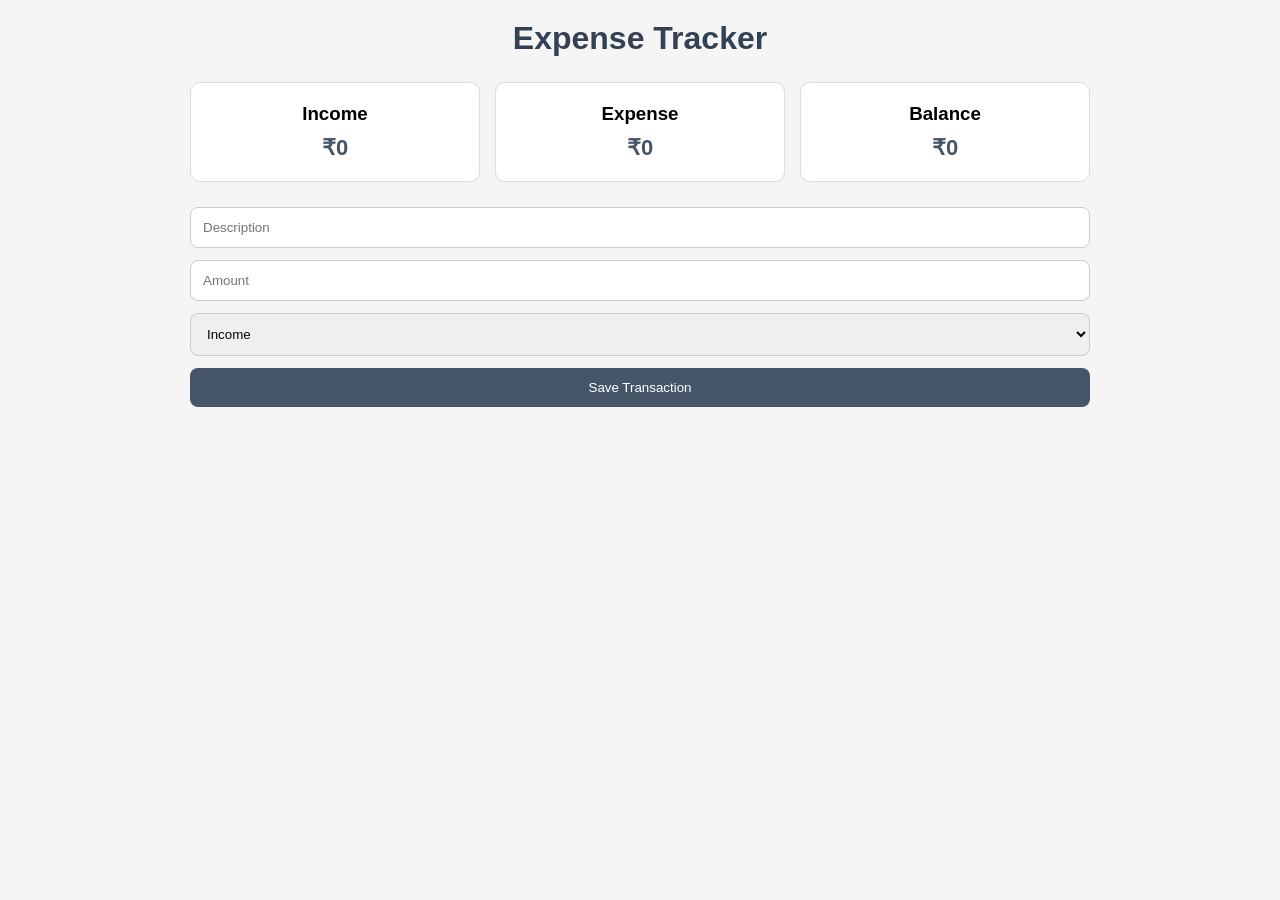
<file: Expense Tracker/index.html>
<!DOCTYPE html>
<html lang="en">
<head>
    <meta charset="UTF-8">
    <meta name="viewport" content="width=device-width, initial-scale=1.0">
    <title>Expense Tracker</title>
    <link rel="stylesheet" href="style.css">
</head>
<body>

    <div class="container">

        <h1>Expense Tracker</h1>

        <div class="summary">
            <div class="box">
                <h3>Income</h3>
                <p id="income">₹0</p>
            </div>

            <div class="box">
                <h3>Expense</h3>
                <p id="expense">₹0</p>
            </div>

            <div class="box">
                <h3>Balance</h3>
                <p id="balance">₹0</p>
            </div>
        </div>

        <form id="form">
            <input type="text" id="text" placeholder="Description">
            
            <input type="number" id="amount" placeholder="Amount">

            <select id="type">
                <option value="income">Income</option>
                <option value="expense">Expense</option>
            </select>

            <button type="submit">Save Transaction</button>
        </form>

        <div id="transactions"></div>

    </div>

    <script src="script.js"></script>

</body>
</html>
</file>
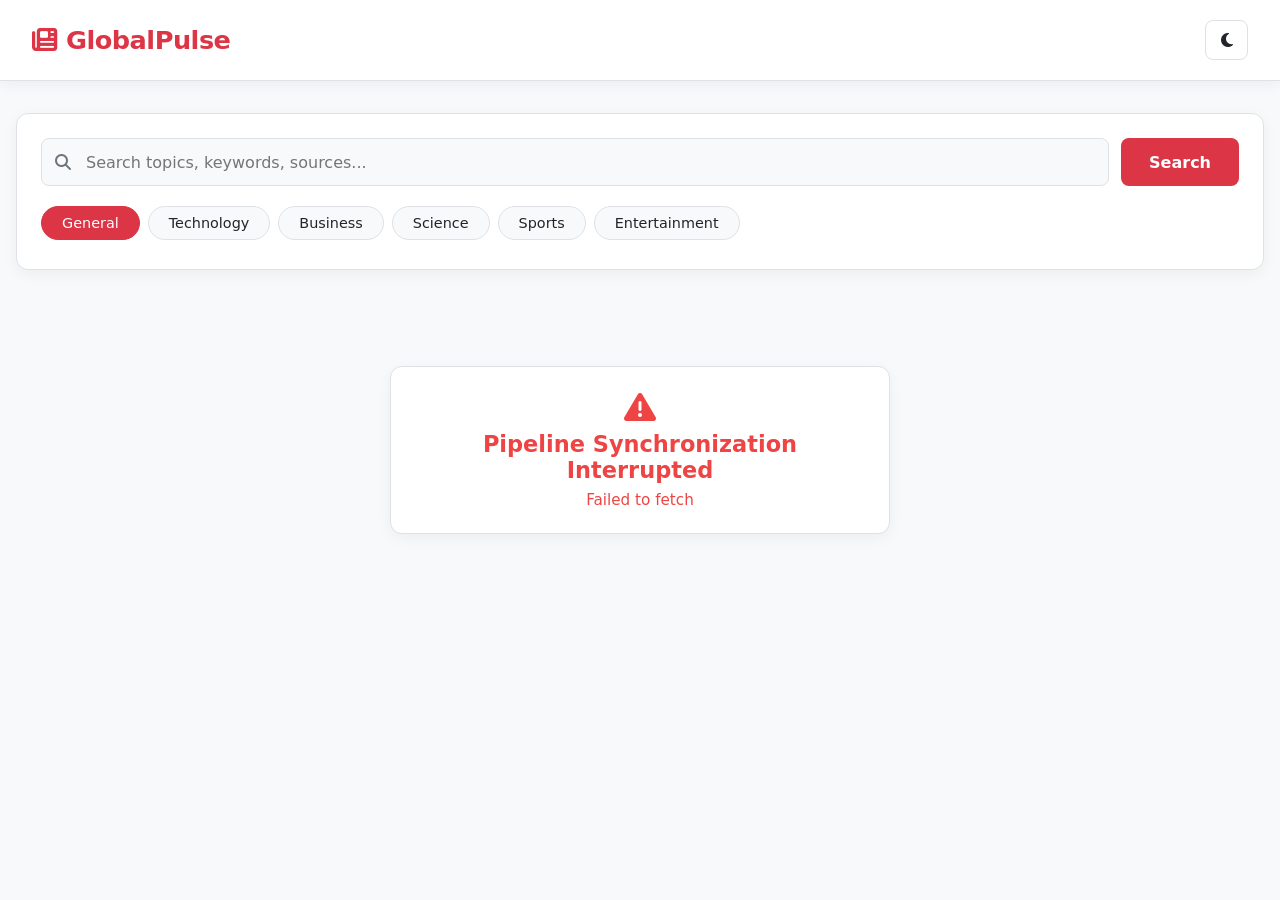
<file: liveNewsFeed/index.html>
<!DOCTYPE html>
<html lang="en" data-theme="dark">
<head>
    <meta charset="UTF-8">
    <meta name="viewport" content="width=device-width, initial-scale=1.0">
    <title>Global Pulse | Live News Aggregator</title>
    <link rel="stylesheet" href="style3.css">
    <link rel="stylesheet" href="https://cdnjs.cloudflare.com/ajax/libs/font-awesome/6.4.0/css/all.min.css">
</head>
<body>

    <header class="app-header">
        <div class="header-container">
            <h1 class="logo"><i class="fas fa-newspaper"></i> GlobalPulse</h1>
            <button id="theme-toggle" class="theme-btn" aria-label="Toggle visual theme">
                <i class="fas fa-sun"></i>
            </button>
        </div>
    </header>

    <main class="main-container">
        
        <section class="controls-section card">
            <form id="search-form" class="search-form">
                <div class="input-group">
                    <i class="fas fa-search search-icon"></i>
                    <input type="text" id="search-input" placeholder="Search topics, keywords, sources..." autocomplete="off">
                </div>
                <button type="submit" class="btn-primary">Search</button>
            </form>

            <div class="categories-wrapper">
                <button class="category-chip active" data-category="general">General</button>
                <button class="category-chip" data-category="technology">Technology</button>
                <button class="category-chip" data-category="business">Business</button>
                <button class="category-chip" data-category="science">Science</button>
                <button class="category-chip" data-category="sports">Sports</button>
                <button class="category-chip" data-category="entertainment">Entertainment</button>
            </div>
        </section>

        <div id="status-container" class="status-container hidden"></div>

        <section id="news-grid" class="news-grid">
            </section>

    </main>

    <script src="script3.js"></script>
</body>
</html>
</file>
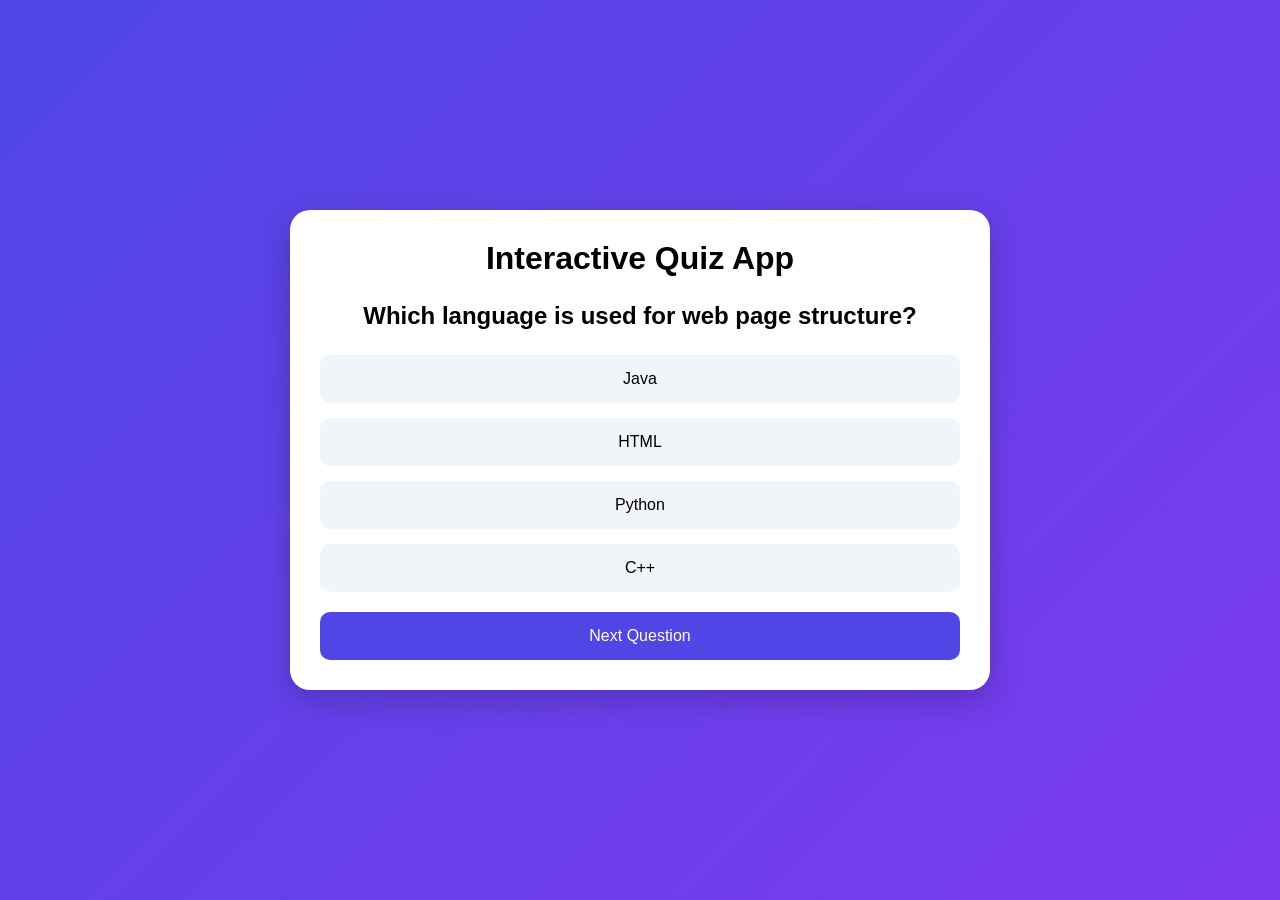
<file: Quize App/index.html>
<!DOCTYPE html>
<html lang="en">
<head>
    <meta charset="UTF-8">
    <meta name="viewport" content="width=device-width, initial-scale=1.0">
    <title>Interactive Quiz App</title>
    <link rel="stylesheet" href="style.css">
</head>
<body>

    <div class="container">

        <div class="quiz-box">

            <h1>Interactive Quiz App</h1>

            <div id="quiz">

                <h2 id="question">Question</h2>

                <div class="options">
                    <button class="option"></button>
                    <button class="option"></button>
                    <button class="option"></button>
                    <button class="option"></button>
                </div>

                <button id="nextBtn">Next Question</button>

            </div>

            <div id="resultBox" class="hidden">
                <h2>Quiz Completed 🎉</h2>
                <p id="scoreText"></p>
                <button id="restartBtn">Restart Quiz</button>
            </div>

        </div>

    </div>

    <script src="script.js"></script>

</body>
</html>
</file>
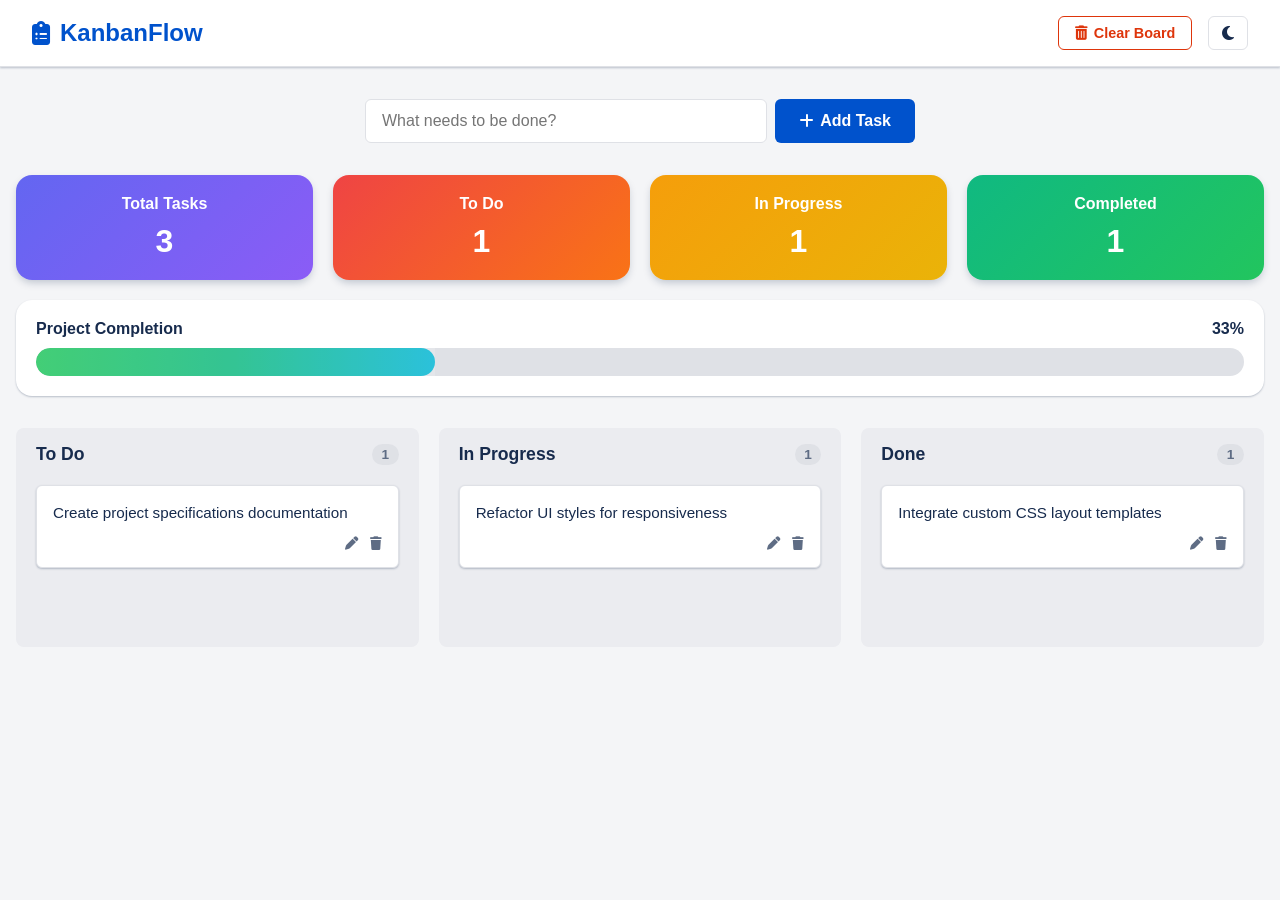
<file: Kanban Task Board/kanbanTaskBoard.html>
<!DOCTYPE html>
<html lang="en" data-theme="dark">
<head>
    <meta charset="UTF-8">
    <meta name="viewport" content="width=device-width, initial-scale=1.0">
    <title>Kanban Task Board</title>
    <link rel="stylesheet" href="style2.css">
    <link rel="stylesheet" href="https://cdnjs.cloudflare.com/ajax/libs/font-awesome/6.4.0/css/all.min.css">
</head>
<body>

    <header class="app-header">
        <div class="header-container">
            <h1 class="logo"><i class="fas fa-clipboard-list"></i> KanbanFlow</h1>
            <div class="controls">
                <button id="clear-board-btn" class="btn-danger-outline" title="Clear all tasks from the board">
                    <i class="fas fa-trash-alt"></i> Clear Board
                </button>
                <button id="theme-toggle" class="theme-btn" aria-label="Toggle theme">
                    <i class="fas fa-sun"></i>
                </button>
            </div>
        </div>
    </header>

    <main class="main-container">
        <section class="task-creation-section">
            <form id="task-form" class="task-form">
                <input type="text" id="task-input" placeholder="What needs to be done?" required autocomplete="off">
                <button type="submit" class="btn-primary"><i class="fas fa-plus"></i> Add Task</button>
            </form>
        </section>
        <!-- Analytics Dashboard -->
        <section class="analytics-dashboard">

            <div class="stats-grid">

                <div class="stat-card total">
                    <h3>Total Tasks</h3>
                    <p id="totalTasks">0</p>
                </div>

                <div class="stat-card todo-card">
                    <h3>To Do</h3>
                    <p id="todoTasks">0</p>
                </div>

                <div class="stat-card progress-card">
                    <h3>In Progress</h3>
                    <p id="progressTasks">0</p>
                </div>

                <div class="stat-card done-card">
                    <h3>Completed</h3>
                    <p id="doneTasks">0</p>
                </div>

            </div>

            <div class="progress-section">
                <div class="progress-header">
                    <span>Project Completion</span>
                    <span id="progressPercentage">0%</span>
                </div>

                <div class="progress-container">
                    <div class="progress-bar" id="progressBar"></div>
                </div>
            </div>

        </section>

        <div class="kanban-board">
            
            <div class="kanban-column" data-status="todo">
                <div class="column-header">
                    <h2 class="column-title">To Do</h2>
                    <span class="task-count" id="count-todo">0</span>
                </div>
                <div class="tasks-container" id="todo"></div>
            </div>

            <div class="kanban-column" data-status="inprogress">
                <div class="column-header">
                    <h2 class="column-title">In Progress</h2>
                    <span class="task-count" id="count-inprogress">0</span>
                </div>
                <div class="tasks-container" id="inprogress"></div>
            </div>

            <div class="kanban-column" data-status="done">
                <div class="column-header">
                    <h2 class="column-title">Done</h2>
                    <span class="task-count" id="count-done">0</span>
                </div>
                <div class="tasks-container" id="done"></div>
            </div>

        </div>
    </main>

    <script src="script2.js"></script>
</body>
</html>
</file>
<file: Expense Tracker/style.css>
*{
    margin:0;
    padding:0;
    box-sizing:border-box;
    font-family:Arial,sans-serif;
}

body{
    background:#f5f5f5;
    padding:20px;
}

.container{
    max-width:900px;
    margin:auto;
}

h1{
    text-align:center;
    margin-bottom:25px;
    color:#334155;
}

.summary{
    display:grid;
    grid-template-columns:repeat(auto-fit,minmax(200px,1fr));
    gap:15px;
    margin-bottom:25px;
}

.box{
    background:white;
    padding:20px;
    border-radius:10px;
    text-align:center;
    border:1px solid #ddd;
}

.box p{
    margin-top:10px;
    color:#475569;
    font-size:22px;
    font-weight:bold;
}

form{
    display:grid;
    gap:12px;
    margin-bottom:25px;
}

input,
select{
    padding:12px;
    border:1px solid #ccc;
    border-radius:8px;
}

button{
    padding:12px;
    border:none;
    background:#475569;
    color:white;
    border-radius:8px;
    cursor:pointer;
}

.transaction{
    background:white;
    border:1px solid #ddd;
    border-radius:10px;
    padding:15px;
    margin-bottom:12px;

    display:flex;
    justify-content:space-between;
    align-items:center;
}

.actions{
    display:flex;
    gap:10px;
}

.edit-btn{
    background:#475569;
}

.delete-btn{
    background:#64748b;
}

.actions button{
    padding:8px 12px;
}

@media(max-width:600px){

    .transaction{
        flex-direction:column;
        gap:10px;
        text-align:center;
    }

}
</file>
<file: liveNewsFeed/style3.css>
/* --- Global Theme Design Systems (Variables) --- */
:root[data-theme="light"] {
    --bg-primary: #f8f9fa;
    --bg-secondary: #ffffff;
    --bg-card: #ffffff;
    --text-main: #212529;
    --text-muted: #6c757d;
    --accent: #dc3545;
    --accent-hover: #bd2130;
    --border-color: #dee2e6;
    --shadow: 0 4px 15px rgba(0,0,0,0.05);
}

:root[data-theme="dark"] {
    --bg-primary: #0b0f19;
    --bg-secondary: #121824;
    --bg-card: #1c2434;
    --text-main: #f8f9fa;
    --text-muted: #94a3b8;
    --accent: #f43f5e;
    --accent-hover: #e11d48;
    --border-color: #2e3a52;
    --shadow: 0 10px 25px rgba(0,0,0,0.3);
}

/* --- Base Formats & Resets --- */
* {
    box-sizing: border-box;
    margin: 0;
    padding: 0;
    font-family: system-ui, -apple-system, BlinkMacSystemFont, 'Segoe UI', Roboto, sans-serif;
    transition: background-color 0.3s ease, border-color 0.3s ease, color 0.15s ease;
}

body {
    background-color: var(--bg-primary);
    color: var(--text-main);
    min-height: 100vh;
    display: flex;
    flex-direction: column;
}

.hidden {
    display: none !important;
}

/* --- Header Component Layout --- */
.app-header {
    background-color: var(--bg-secondary);
    border-bottom: 1px solid var(--border-color);
    padding: 1.25rem 2rem;
    position: sticky;
    top: 0;
    z-index: 100;
    box-shadow: var(--shadow);
}

.header-container {
    max-width: 1300px;
    margin: 0 auto;
    display: flex;
    justify-content: space-between;
    align-items: center;
}

.logo {
    font-size: 1.6rem;
    font-weight: 800;
    letter-spacing: -0.5px;
    color: var(--accent);
}

.theme-btn {
    background: none;
    border: 1px solid var(--border-color);
    color: var(--text-main);
    padding: 0.6rem 0.9rem;
    border-radius: 8px;
    cursor: pointer;
    font-size: 1rem;
}
.theme-btn:hover {
    background-color: var(--bg-primary);
}

/* --- Layout Body Content Area --- */
.main-container {
    max-width: 1300px;
    width: 100%;
    margin: 0 auto;
    padding: 2rem 1rem;
    flex: 1;
    display: flex;
    flex-direction: column;
    gap: 2rem;
}

/* --- Controls Section Card (Filters + Inputs) --- */
.card {
    background-color: var(--bg-card);
    border: 1px solid var(--border-color);
    border-radius: 12px;
    padding: 1.5rem;
    box-shadow: var(--shadow);
}

.controls-section {
    display: flex;
    flex-direction: column;
    gap: 1.25rem;
}

.search-form {
    display: flex;
    gap: 0.75rem;
    width: 100%;
}

.input-group {
    position: relative;
    flex: 1;
}

.search-icon {
    position: absolute;
    left: 14px;
    top: 50%;
    transform: translateY(-50%);
    color: var(--text-muted);
}

.input-group input {
    width: 100%;
    padding: 0.85rem 1rem 0.85rem 2.75rem;
    border-radius: 8px;
    border: 1px solid var(--border-color);
    background-color: var(--bg-primary);
    color: var(--text-main);
    font-size: 1rem;
    outline: none;
}
.input-group input:focus {
    border-color: var(--accent);
}

.btn-primary {
    background-color: var(--accent);
    color: #ffffff;
    border: none;
    padding: 0.85rem 1.75rem;
    border-radius: 8px;
    font-weight: 600;
    cursor: pointer;
    font-size: 1rem;
}
.btn-primary:hover {
    background-color: var(--accent-hover);
}

/* --- Horizontal Category Selection Filter Chips --- */
.categories-wrapper {
    display: flex;
    gap: 0.5rem;
    overflow-x: auto;
    padding-bottom: 5px;
    scrollbar-width: thin; /* Firefox utility alignment support */
}

/* Webkit browser scroll tracks cleanup */
.categories-wrapper::-webkit-scrollbar {
    height: 4px;
}
.categories-wrapper::-webkit-scrollbar-thumb {
    background: var(--border-color);
    border-radius: 10px;
}

.category-chip {
    background-color: var(--bg-primary);
    color: var(--text-main);
    border: 1px solid var(--border-color);
    padding: 0.5rem 1.25rem;
    border-radius: 20px;
    font-size: 0.9rem;
    font-weight: 500;
    cursor: pointer;
    white-space: nowrap;
}
.category-chip:hover {
    border-color: var(--accent);
}
.category-chip.active {
    background-color: var(--accent);
    color: #fff;
    border-color: var(--accent);
}

/* --- Status Messages (Spinner, Failures, Empty States) --- */
.status-container {
    text-align: center;
    padding: 4rem 2rem;
    font-size: 1.2rem;
    color: var(--text-muted);
}

.spinner {
    font-size: 2.5rem;
    color: var(--accent);
    margin-bottom: 1rem;
    animation: spin 1s linear infinite;
}

@keyframes spin {
    0% { transform: rotate(0deg); }
    100% { transform: rotate(360deg); }
}

.error-card {
    color: #ef4444;
    max-width: 500px;
    margin: 0 auto;
}

/* --- Multi-Column Responsive Grid Output --- */
.news-grid {
    display: grid;
    grid-template-columns: repeat(auto-fill, minmax(300px, 1fr));
    gap: 1.75rem;
}

/* --- News Item Article Cards --- */
.article-card {
    display: flex;
    flex-direction: column;
    overflow: hidden;
    height: 100%;
}

.article-img-wrapper {
    width: 100%;
    height: 200px;
    overflow: hidden;
    background-color: var(--bg-primary);
    position: relative;
}

.article-img {
    width: 100%;
    height: 100%;
    object-fit: cover;
}

.source-badge {
    position: absolute;
    bottom: 10px;
    left: 10px;
    background-color: rgba(0,0,0,0.75);
    color: #ffffff;
    padding: 0.25rem 0.6rem;
    border-radius: 4px;
    font-size: 0.75rem;
    font-weight: 600;
}

.article-content {
    padding: 1.25rem;
    display: flex;
    flex-direction: column;
    gap: 0.75rem;
    flex: 1;
}

.article-time {
    font-size: 0.8rem;
    color: var(--text-muted);
}

.article-title {
    font-size: 1.15rem;
    font-weight: 700;
    line-height: 1.4;
    color: var(--text-main);
    display: -webkit-box;
    -webkit-line-clamp: 2; /* Truncates headlines that are too long */
    -webkit-box-orient: vertical;
    overflow: hidden;
}

.article-desc {
    font-size: 0.9rem;
    color: var(--text-muted);
    line-height: 1.5;
    display: -webkit-box;
    -webkit-line-clamp: 3; /* Truncates body clips cleanly */
    -webkit-box-orient: vertical;
    overflow: hidden;
}

.article-footer {
    margin-top: auto;
    padding-top: 1rem;
    border-top: 1px solid var(--border-color);
}

.read-more-link {
    font-size: 0.9rem;
    font-weight: 600;
    color: var(--accent);
    text-decoration: none;
    display: inline-flex;
    align-items: center;
    gap: 6px;
}
.read-more-link:hover {
    color: var(--accent-hover);
}
</file>
<file: Quize App/style.css>
*{
    margin:0;
    padding:0;
    box-sizing:border-box;
    font-family:Arial, sans-serif;
}

body{
    background:linear-gradient(135deg,#4f46e5,#7c3aed);
    min-height:100vh;
    display:flex;
    justify-content:center;
    align-items:center;
    padding:20px;
}

.container{
    width:100%;
    max-width:700px;
}

.quiz-box{
    background:white;
    padding:30px;
    border-radius:20px;
    box-shadow:0 10px 30px rgba(0,0,0,.2);
}

.quiz-box h1{
    text-align:center;
    margin-bottom:25px;
}

#question{
    margin-bottom:25px;
    text-align:center;
}

.options{
    display:grid;
    gap:15px;
}

.option{
    padding:15px;
    border:none;
    background:#f1f5f9;
    border-radius:10px;
    cursor:pointer;
    font-size:16px;
    transition:.3s;
}

.option:hover{
    background:#dbeafe;
}

.correct{
    background:#22c55e !important;
    color:white;
}

.wrong{
    background:#ef4444 !important;
    color:white;
}

#nextBtn,
#restartBtn{
    width:100%;
    margin-top:20px;
    padding:15px;
    border:none;
    border-radius:10px;
    background:#4f46e5;
    color:white;
    cursor:pointer;
    font-size:16px;
}

.hidden{
    display:none;
}

#resultBox{
    text-align:center;
}

#scoreText{
    margin:20px 0;
    font-size:20px;
    font-weight:bold;
}

@media(max-width:600px){

    .quiz-box{
        padding:20px;
    }

    #question{
        font-size:20px;
    }

}
</file>
<file: Kanban Task Board/style2.css>
/* --- CSS Custom Design Variables for Theme Schemes --- */
:root[data-theme="light"] {
    --bg-primary: #f4f5f7;
    --bg-secondary: #ffffff;
    --bg-column: #ebecf0;
    --bg-card: #ffffff;
    --text-main: #172b4d;
    --text-muted: #5e6c84;
    --accent: #0052cc;
    --accent-hover: #0065ff;
    --border-color: #dfe1e6;
    --shadow-sm: 0 1px 2px rgba(9, 30, 66, 0.25);
    --shadow-md: 0 4px 8px -2px rgba(9, 30, 66, 0.25);
    --danger: #de350b;
}

:root[data-theme="dark"] {
    --bg-primary: #0f111a;
    --bg-secondary: #161925;
    --bg-column: #1f2335;
    --bg-card: #24293e;
    --text-main: #a9b1d6;
    --text-muted: #787c99;
    --accent: #7aa2f7;
    --accent-hover: #89ddff;
    --border-color: #2b3046;
    --shadow-sm: 0 2px 4px rgba(0, 0, 0, 0.4);
    --shadow-md: 0 8px 16px rgba(0, 0, 0, 0.5);
    --danger: #f7768e;
}

/* --- Base Resets & Transitions --- */
* {
    box-sizing: border-box;
    margin: 0;
    padding: 0;
    font-family: -apple-system, BlinkMacSystemFont, "Segoe UI", Roboto, sans-serif;
    transition: background-color 0.3s ease, border-color 0.3s ease, color 0.15s ease;
}

body {
    background-color: var(--bg-primary);
    color: var(--text-main);
    min-height: 100vh;
    display: flex;
    flex-direction: column;
}

/* --- Header & Layout Container Structures --- */
.app-header {
    background-color: var(--bg-secondary);
    border-bottom: 1px solid var(--border-color);
    padding: 1rem 2rem;
    box-shadow: var(--shadow-sm);
}

.header-container {
    max-width: 1400px;
    margin: 0 auto;
    display: flex;
    justify-content: space-between;
    align-items: center;
}

.logo {
    font-size: 1.5rem;
    font-weight: 700;
    display: flex;
    align-items: center;
    gap: 10px;
    color: var(--accent);
}

.controls {
    display: flex;
    align-items: center;
    gap: 1rem;
}

/* --- Interface Buttons & Controls --- */
.theme-btn, .btn-danger-outline, .btn-primary {
    border-radius: 6px;
    cursor: pointer;
    font-weight: 600;
    display: inline-flex;
    align-items: center;
    gap: 6px;
}

.theme-btn {
    background: none;
    border: 1px solid var(--border-color);
    color: var(--text-main);
    padding: 0.5rem 0.8rem;
    font-size: 1rem;
}
.theme-btn:hover {
    background-color: var(--bg-primary);
}

.btn-danger-outline {
    background: none;
    border: 1px solid var(--danger);
    color: var(--danger);
    padding: 0.5rem 1rem;
    font-size: 0.9rem;
}
.btn-danger-outline:hover {
    background-color: var(--danger);
    color: #fff;
}

.main-container {
    max-width: 1400px;
    width: 100%;
    margin: 0 auto;
    padding: 2rem 1rem;
    flex: 1;
    display: flex;
    flex-direction: column;
    gap: 2rem;
}

/* --- Dynamic Input Bar Form --- */
.task-creation-section {
    display: flex;
    justify-content: center;
}

.task-form {
    display: flex;
    width: 100%;
    max-width: 550px;
    gap: 0.5rem;
}

.task-form input {
    flex: 1;
    padding: 0.75rem 1rem;
    border-radius: 6px;
    border: 1px solid var(--border-color);
    background-color: var(--bg-secondary);
    color: var(--text-main);
    font-size: 1rem;
    outline: none;
}
.task-form input:focus {
    border-color: var(--accent);
    box-shadow: 0 0 0 2px var(--accent-hover);
}

.btn-primary {
    background-color: var(--accent);
    color: #ffffff;
    border: none;
    padding: 0.75rem 1.5rem;
    font-size: 1rem;
}
.btn-primary:hover {
    background-color: var(--accent-hover);
}

/* --- Kanban Grid Viewports (Responsive Flex and Grid) --- */
.kanban-board {
    display: grid;
    grid-template-columns: 1fr;
    gap: 1.25rem;
    align-items: start;
    flex: 1;
}

@media (min-width: 768px) {
    .kanban-board {
        grid-template-columns: repeat(3, 1fr);
    }
}

/* --- Column Elements --- */
.kanban-column {
    background-color: var(--bg-column);
    border-radius: 8px;
    padding: 1rem;
    display: flex;
    flex-direction: column;
    max-height: 75vh;
}

.column-header {
    display: flex;
    justify-content: space-between;
    align-items: center;
    margin-bottom: 1rem;
    padding: 0 0.25rem;
}

.column-title {
    font-size: 1.1rem;
    font-weight: 600;
}

.task-count {
    background-color: var(--border-color);
    color: var(--text-muted);
    font-size: 0.85rem;
    font-weight: 700;
    padding: 0.2rem 0.6rem;
    border-radius: 12px;
}

/* --- Target Area Lists --- */
.tasks-container {
    flex: 1;
    overflow-y: auto;
    min-height: 150px; /* Gives user drag access target room even when column is empty */
    display: flex;
    flex-direction: column;
    gap: 0.75rem;
    padding: 0.25rem;
    border-radius: 4px;
}

/* Visual cue when holding a dragging item over a container */
.tasks-container.drag-over {
    background-color: rgba(122, 162, 247, 0.15);
    outline: 2px dashed var(--accent);
}

/* --- Task Cards --- */
.task-card {
    background-color: var(--bg-card);
    border: 1px solid var(--border-color);
    border-radius: 6px;
    padding: 1rem;
    box-shadow: var(--shadow-sm);
    cursor: grab;
    display: flex;
    flex-direction: column;
    gap: 0.75rem;
    position: relative;
}

.task-card:active {
    cursor: grabbing;
}

/* Styling applied to the original element while being dragged */
.task-card.dragging {
    opacity: 0.4;
    border: 1px dashed var(--text-muted);
}

.task-text {
    font-size: 0.95rem;
    line-height: 1.4;
    word-break: break-word;
    outline: none;
}

/* Editable state adjustment */
.task-text[contenteditable="true"] {
    background-color: var(--bg-primary);
    padding: 0.25rem;
    border-radius: 4px;
    border: 1px solid var(--accent);
}

.card-actions {
    display: flex;
    justify-content: flex-end;
    gap: 0.75rem;
    font-size: 0.85rem;
    color: var(--text-muted);
}

.action-btn {
    background: none;
    border: none;
    color: var(--text-muted);
    cursor: pointer;
}
.action-btn:hover {
    color: var(--text-main);
}
.action-btn.delete:hover {
    color: var(--danger);
}
.action-btn.save {
    color: #10b981;
}

/* ANALYTICS DASHBOARD */

.analytics-dashboard {
    display: flex;
    flex-direction: column;
    gap: 20px;
}

.stats-grid {
    display: grid;
    grid-template-columns: repeat(auto-fit,minmax(180px,1fr));
    gap: 20px;
}

.stat-card {
    padding: 20px;
    border-radius: 16px;
    color: white;
    text-align: center;
    box-shadow: var(--shadow-md);
}

.stat-card h3 {
    font-size: 1rem;
    margin-bottom: 10px;
}

.stat-card p {
    font-size: 2rem;
    font-weight: bold;
}

.total {
    background: linear-gradient(135deg,#6366f1,#8b5cf6);
}

.todo-card {
    background: linear-gradient(135deg,#ef4444,#f97316);
}

.progress-card {
    background: linear-gradient(135deg,#f59e0b,#eab308);
}

.done-card {
    background: linear-gradient(135deg,#10b981,#22c55e);
}

.progress-section {
    background: var(--bg-secondary);
    padding: 20px;
    border-radius: 16px;
    box-shadow: var(--shadow-sm);
}

.progress-header {
    display: flex;
    justify-content: space-between;
    margin-bottom: 10px;
    font-weight: 600;
}

.progress-container {
    width: 100%;
    height: 28px;
    background: var(--border-color);
    border-radius: 50px;
    overflow: hidden;
}

.progress-bar {
    height: 100%;
    width: 0%;
    border-radius: 50px;
    background: linear-gradient(
        90deg,
        #22c55e,
        #10b981,
        #06b6d4
    );
    transition: width 0.6s ease;
}

.progress-bar::after {
    content: "";
    display: block;
    height: 100%;
    width: 100%;
    background: rgba(255,255,255,0.15);
}
</file>
